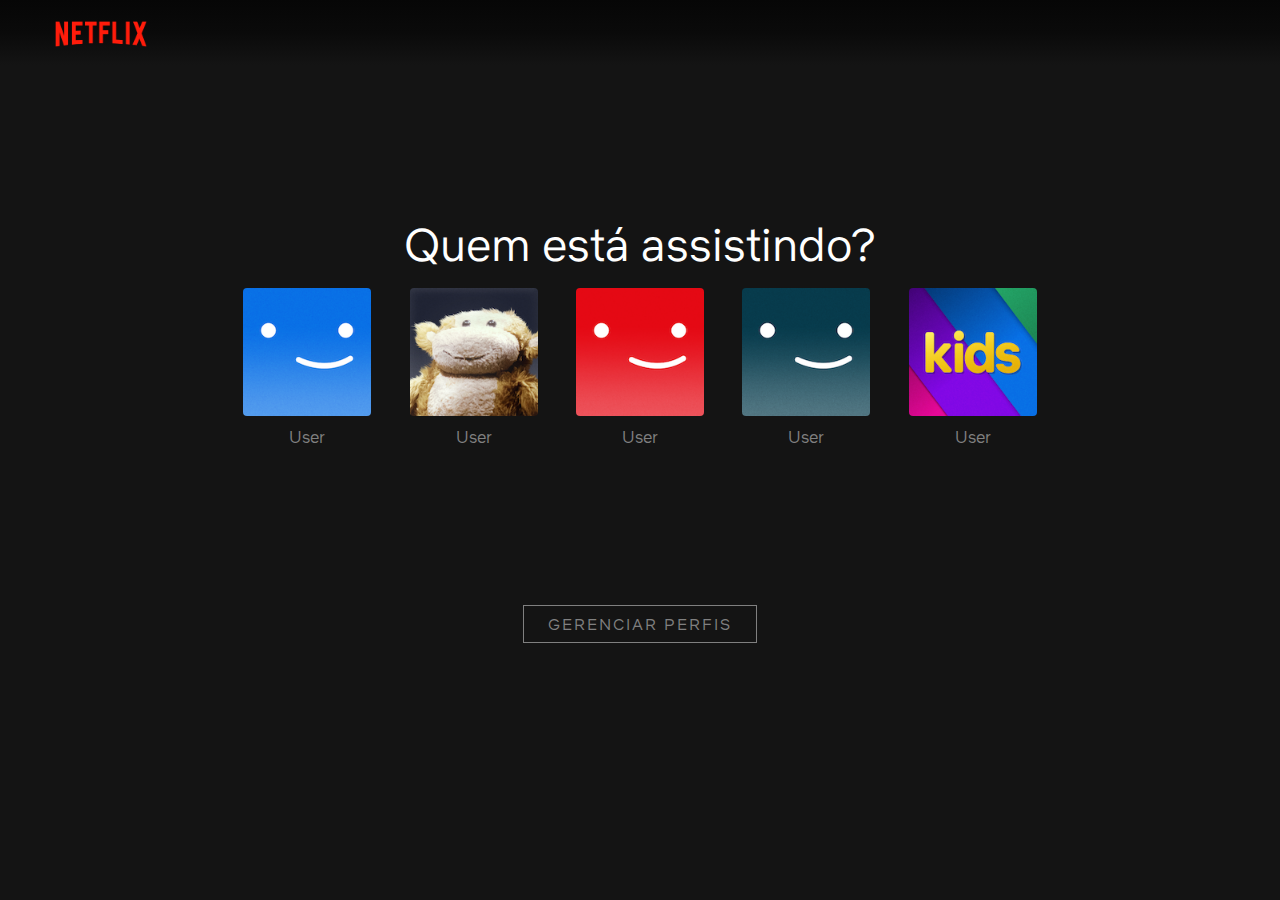
<file: index.html>
<!DOCTYPE html>
<html lang="pt-br">

<head>
    <meta charset="UTF-8">
    <meta name="viewport" content="width=device-width, initial-scale=1.0">
    <meta name="author" content="Caique Menezes Brassarola">
    <link rel="stylesheet" href="css/estilo.css">
    <link rel="shortcut icon" href="img/logo-title.png" sizes="5x5">
    <title>Netflix</title>
</head>

<body>
    <header>
        <img class="logo-principal" src="img/logo-principal.png">
    </header>

    <div class="container"> <!--CONTAINER PRINCIPAL-->
        <div class="titulo"> <!--DIV DO TITULO-->
            Quem está assistindo?
        </div>
        <div class="sec-principal"> <!--SECTION DOS CARDS-->
            <div>
                <a href="inicial.html" class="usuarios">
                    <img class="img-usuario" src="img/img-usuario.png" alt="imagem de usuario">
                    <p class="paragrafo">User</p>
                </a>
            </div>
            <div>
                <a href="inicial.html" class="usuarios">
                    <img class="img-usuario" src="img/img-usuario4.png" alt="imagem de usuario">
                    <p class="paragrafo">User</p>
                </a>
            </div>
            <div>
                <a href="inicial.html" class="usuarios">
                    <img class="img-usuario" src="img/img-usuario3.png" alt="imagem de usuario">
                    <p class="paragrafo">User</p>
                </a>
            </div>
            <div>
                <a href="inicial.html" class="usuarios">
                    <img class="img-usuario" src="img/img-usuario2.png" alt="imagem de usuario">
                    <p class="paragrafo">User</p>
                </a>
            </div>
            <div>
                <a href="inicial.html" class="usuarios">
                    <img class="img-usuario" src="img/img-usuario5.png" alt="imagem de usuario">
                    <p class="paragrafo">User</p>
                </a>
            </div>
        </div>
    </div>
        <div class="div-btn"> <!--DIV BOTÃO-->
            <input class="btn" type="button" value="Gerenciar Perfis">     
        </div>

</body>

</html>
</file>
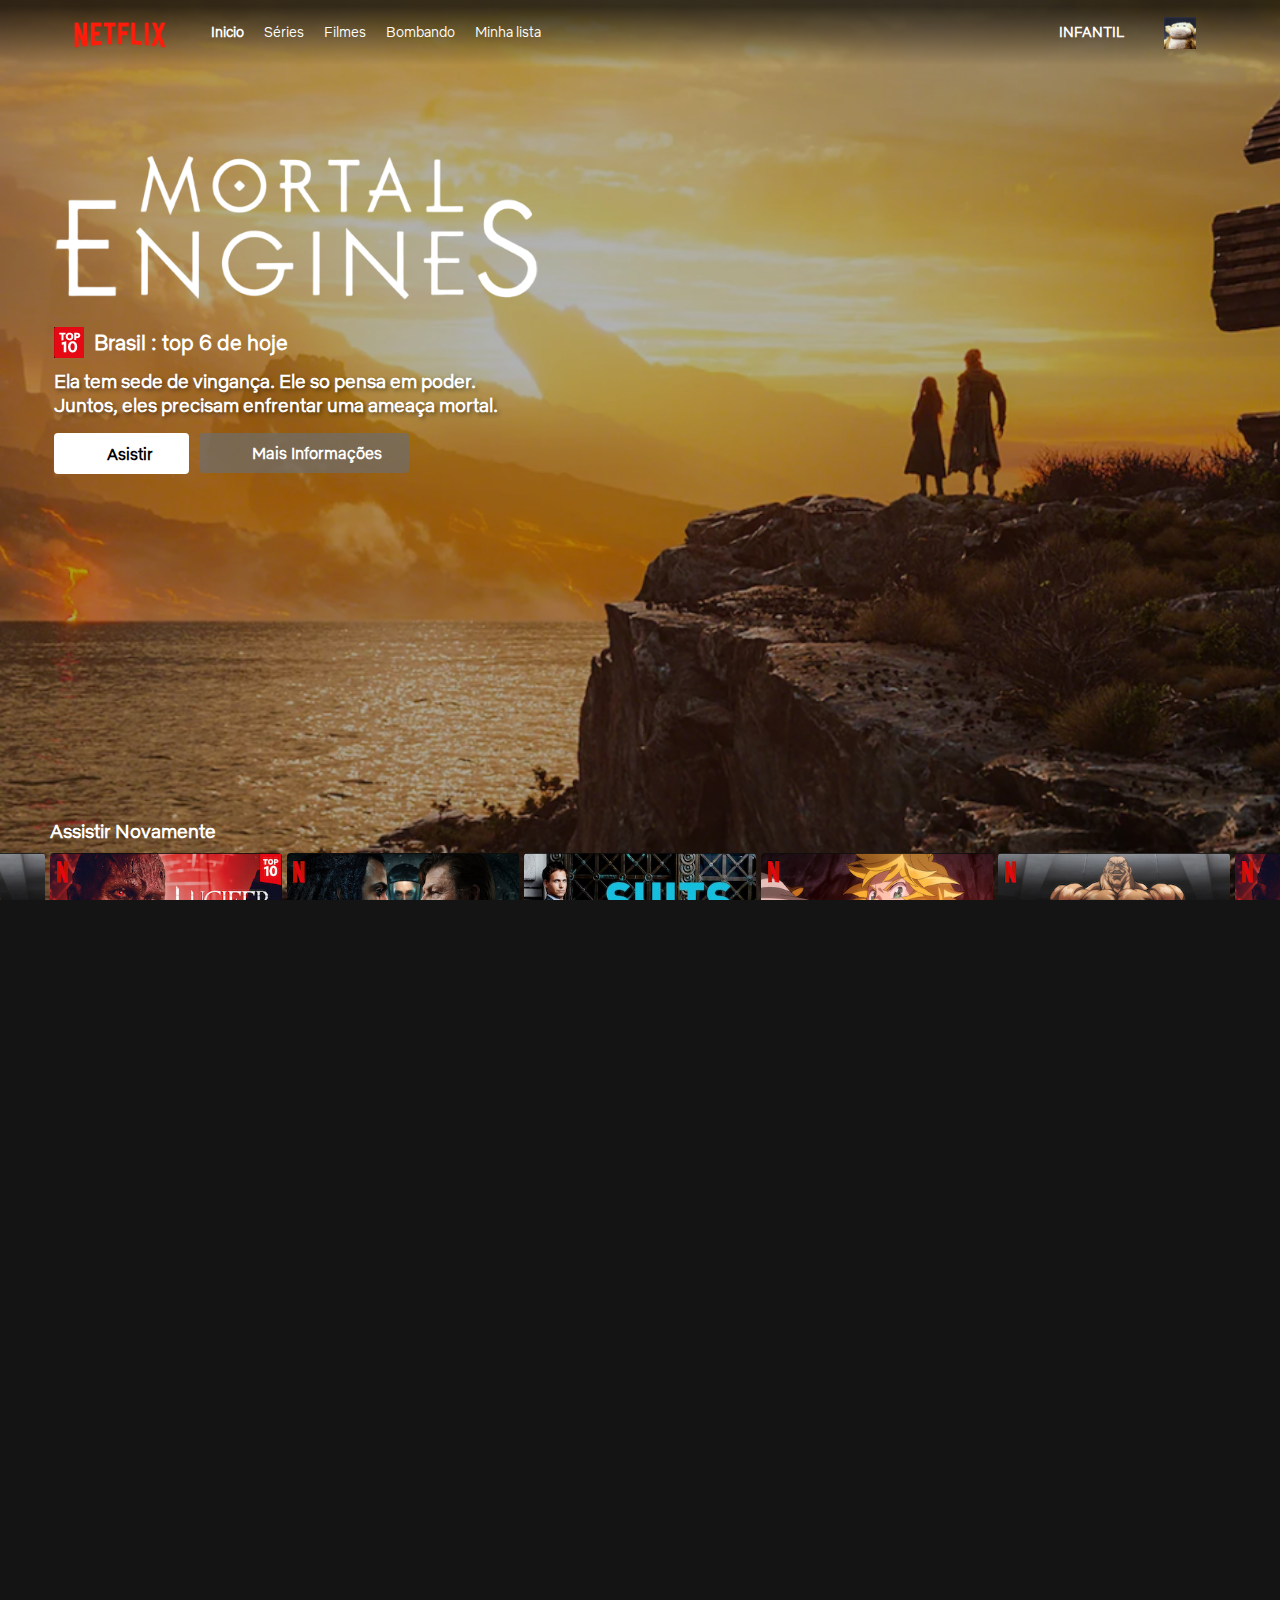
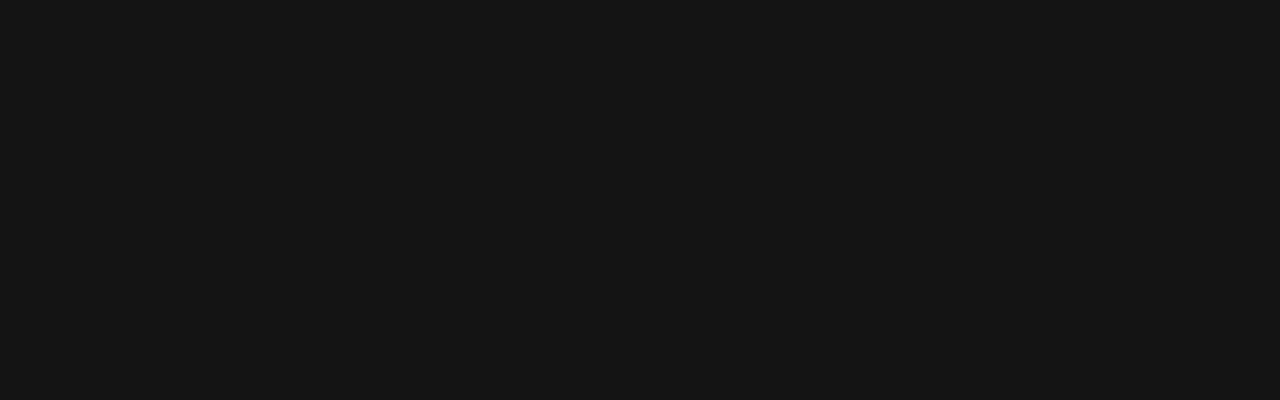
<file: inicial.html>
<!DOCTYPE html>
<html lang="pt-br">

<head>
    <meta charset="UTF-8">
    <meta name="viewport" content="width=device-width, initial-scale=1.0">
    <meta name="author" content="Caique Menezes Brassarola">
    <link rel="stylesheet" href="https://use.fontawesome.com/releases/v5.15.3/css/all.css"
        integrity="sha384-SZXxX4whJ79/gErwcOYf+zWLeJdY/qpuqC4cAa9rOGUstPomtqpuNWT9wdPEn2fk" crossorigin="anonymous">
    <link rel="stylesheet" href="css/inicial.css">
    <link rel="shortcut icon" href="img/logo-title.png" sizes="5x5">
    <link rel="stylesheet" href="https://cdnjs.cloudflare.com/ajax/libs/OwlCarousel2/2.3.4/assets/owl.carousel.min.css" integrity="sha512-tS3S5qG0BlhnQROyJXvNjeEM4UpMXHrQfTGmbQ1gKmelCxlSEBUaxhRBj/EFTzpbP4RVSrpEikbmdJobCvhE3g==" crossorigin="anonymous" referrerpolicy="no-referrer" />
    <link rel="stylesheet" href="https://cdnjs.cloudflare.com/ajax/libs/OwlCarousel2/2.3.4/assets/owl.theme.default.css" integrity="sha512-OTcub78R3msOCtY3Tc6FzeDJ8N9qvQn1Ph49ou13xgA9VsH9+LRxoFU6EqLhW4+PKRfU+/HReXmSZXHEkpYoOA==" crossorigin="anonymous" referrerpolicy="no-referrer" />
    <script src="https://cdnjs.cloudflare.com/ajax/libs/jquery/3.6.0/jquery.min.js" integrity="sha512-894YE6QWD5I59HgZOGReFYm4dnWc1Qt5NtvYSaNcOP+u1T9qYdvdihz0PPSiiqn/+/3e7Jo4EaG7TubfWGUrMQ==" crossorigin="anonymous" referrerpolicy="no-referrer"></script>
    <script src="https://cdnjs.cloudflare.com/ajax/libs/OwlCarousel2/2.3.4/owl.carousel.min.js" integrity="sha512-bPs7Ae6pVvhOSiIcyUClR7/q2OAsRiovw4vAkX+zJbw3ShAeeqezq50RIIcIURq7Oa20rW2n2q+fyXBNcU9lrw==" crossorigin="anonymous" referrerpolicy="no-referrer"></script>
    <title>Netflix</title>
</head>

<body>
    <section class="home">
        <!--SECTION PRINCIPAL-->
        <header>
            <ul class="headerList">
                <!--HEADER-->
                <li><img class="logo-principal" src="img/logo-principal.png"></li>
                <li>
                    <a href="#" class="active">Inicio</a>
                </li>
                <li>
                    <a href="#">Séries</a>
                </li>
                <li>
                    <a href="#">Filmes</a>
                </li>
                <li>
                    <a href="#">Bombando</a>
                </li>
                <li>
                    <a href="#">Minha lista</a>
                </li>
            </ul>
            <ul class="ul-icons">
                <li><i class="fas fa-search fa-lg"></i></li>
                <li><h4 class="infantil-text">INFANTIL</h4></li>
                <li><i class="fas fa-bell fa-lg"></i></li>
                <li>
                    <a class="dropdown-usuario" href="#">
                        <img class="img-header" src="img/img-usuario4.png" alt="imagem de usuario">
                        <i class="fas fa-caret-down"></i>
                    </a>
                    <ul class="dropdown-submenu">
                        <li class="dropdown-item">
                            <a class="dropdown-link" href="">
                                <img src="img/img-usuario.png" alt="Imagem de usuario">
                                <p class="paragrafo">User</p>
                            </a>
                        </li>
                        <li class="dropdown-item">
                            <a class="dropdown-link" href="#">
                                <img src="img/img-usuario2.png" alt="Imagem de usuario">
                                <p class="paragrafo">User</p>
                            </a>
                        </li>
                        <li class="dropdown-item">
                            <a class="dropdown-link" href="#">
                                <img src="img/img-usuario3.png" alt="Imagem de usuario">
                                <p class="paragrafo">User</p>
                            </a>
                        </li>
                        <li class="dropdown-item">
                            <a class="dropdown-link" href="#">
                                <img src="img/img-usuario5.png" alt="Imagem de usuario">
                                <p class="paragrafo">User</p>
                            </a>
                        </li>
                        <li class="dropdown-item">
                            <a class="dropdown-link" href="#">
                                Gerenciar Perfils
                            </a>
                        </li>
                    </ul>
                </li>
            </ul>
        </header>
        <div class="container">
            <!--DIV CONTAINER-->
            <div class="content">
                <img class="img-titulo-filme" src="img/titulo-filme.png" alt="titulo do filme">
                <div class="toplist-text">
                    <img class="img-top-10" src="img/img-top.png" style="margin-right: 10px;">Brasil : top 6 de hoje
                </div>
                <div class="synopse">Ela tem sede de vingança. Ele so pensa em poder.<br>Juntos, eles precisam enfrentar
                    uma ameaça mortal.</div>
                <div class="buttons">
                    <button class="btn-assistir">
                        <i class="fas fa-play"></i>Asistir
                    </button>
                    <button class="btn btn-informacoes">
                        <i class="fas fa-info-circle"></i>Mais Informações
                    </button>
                </div>
            </div>
        </div>
    </section>

    <!--DIV ASSISTIR NOVAMENTE-->
    <h2 class="lista-title-as">Assistir Novamente</h2>
    <div class="owl-carousel owl-theme lista-filmes assistir-novamente">
        <div class="item aumentaCardMenor">
            <img src="img/an1.png">
        </div>
        <div class="item aumentaCardMenor">
            <img src="img/an2.png">
        </div>
        <div class="item aumentaCardMenor">
            <img src="img/an3.png">
        </div>
        <div class="item aumentaCardMenor">
            <img src="img/an4.png">
        </div>
        <div class="item aumentaCardMenor">
            <img src="img/an5.png">
        </div>
    </div>

    <h2 class="lista-title-ea">Em Alta</h2>
    <div class="owl-carousel owl-theme lista-filmes em-alta">
        <div class="item aumentaCardMenor">
            <img src="img/ea1.png">
        </div>
        <div class="item aumentaCardMenor">
            <img src="img/ea2.png">
        </div>
        <div class="item aumentaCardMenor">
            <img src="img/ea3.png">
        </div>
        <div class="item aumentaCardMenor">
            <img src="img/ea4.png">
        </div>
        <div class="item aumentaCardMenor">
            <img src="img/ea5.png">
        </div>
    </div>

    <h2 class="lista-title-ori">Originais Netflix</h2>
    <div class="owl-carousel owl-theme lista-filmes originais-filmes originais">
        <div class="aumentaCardMaior">
            <img src="img/originais1.png">
        </div>
        <div class="aumentaCardMaior">
            <img src="img/originais2.png">
        </div>
        <div class="aumentaCardMaior">
            <img src="img/originais3.png">
        </div>
        <div class="aumentaCardMaior">
            <img src="img/originais4.png">
        </div>
        <div class="aumentaCardMaior">
            <img src="img/originais5.png">
        </div>
    </div>

    <h2 class="lista-title-po">Populares na Netflix</h2>
    <div class="owl-carousel owl-theme lista-filmes populares">
        <div class="item aumentaCardMenor">
            <img src="img/populares1.png">
        </div>
        <div class="item aumentaCardMenor">
            <img src="img/populares2.png">
        </div>
        <div class="item aumentaCardMenor">
            <img src="img/populares3.png">
        </div>
        <div class="item aumentaCardMenor">
            <img src="img/populares4.png">
        </div>
        <div class="item aumentaCardMenor">
            <img src="img/populares5.png">
        </div>
    </div>

    <div class="footer">
        <h3>Desenvolvido por Caique Menezes</h3>
    </div>


    <script>
        $(document).ready(function(){
            $(".owl-carousel").owlCarousel({
                loop: true,
                dots: false,
                margin: 5,
                stagePadding: 50,
                responsive: {
                    0: {
                        items : 2
                    },
                    600 : {
                        items : 3
                    },
                    1200 : {
                        items : 5
                    }
                }
            });
        })
    </script>
</body>

</html>
</file>
<file: css/estilo.css>
* {
    margin: 0;
    padding: 0;
    box-sizing: border-box;
}
@font-face {
    font-family: "Netflix Sans";
    src: url(../fontes/Netflix\ Sans\ Light.otf);
}

/* HEADER */
header {
    background-image: linear-gradient(to bottom, #060606,#0a0a0a,#141414);
    height: 65px;
}
.logo-principal {
    height: 60px;
    padding-left: 55px;
    padding-top: 8px;
}

body, html {
    background-color: #141414;
    height: 100%;
    width: 100%;
    line-height: 1.2;
}

/* CONTAINER */
.container {
    margin: 0;
    display: flex;
    height: 60vh;
    justify-content: center;
    align-items: center;
    flex-direction: column;
}
.sec-principal {
    height: auto;
    width: 65%;
    display: flex;
    margin-top: 17px;
    justify-content: space-around;
    align-items: center;
    flex-direction: row;
    flex-wrap: wrap;
}
.titulo {
    display: flex;
    font-family: "Netflix Sans";
    color: #fff;
    font-size: 3.6vw;  
    justify-content: center;
    align-items: center;
    width: 100%;
}

/* CARDS */
.img-usuario {
    height: 10vw;
    width: 10vw;
    border-radius: 4px;  
}
.img-usuario:hover {
    border: 3px solid #fff;
}
.usuarios {
    text-decoration: none;
}
.paragrafo {
    font-family: "Netflix Sans";
    color: grey;
    line-height: 1.2em;
    min-height: 1.8em;
    text-align: center;
    font-size: 1.3vw;
    text-decoration: none;
   padding: 7px 0;
}

/* BOTÃO */
.div-btn {
    display: flex;
    justify-content: center;
    align-items: center;   
}
.btn {
    font-family: "Netflix Sans" ;
    border: 1px solid grey;
    color: grey;
    text-transform: uppercase;
    padding: .5em 1.5em;
    letter-spacing: 2px;
    cursor: pointer;
    background-color: transparent;
    font-size: 16px;
}
.btn:hover {
    border: 1px solid #fff;
    color: #fff;
}


/* RESPONSIVIDADE */
@media screen and (max-width: 900px) {
    .logo-principal {
        height: 38px;
        padding-left: 25px;
    }
    .container {
        height: 75vh;
    }
    .img-usuario {
        height: 84px;
        width: 84px;
    }
    .titulo {
        font-size: 30px;
        width: 60%;
        text-align: center;
    }
    .paragrafo {
        font-size: 12px;
    }
    .div-btn {
        margin-top: 30px;
    }
    .btn {
        padding: 6.5px 19.5px;
        font-size: 13px;
    }
}
</file>
<file: css/inicial.css>
* {
    margin: 0;
    padding: 0;
    box-sizing: border-box;
}
@font-face {
    font-family: "Netflix Sans";
    src: url(../fontes/Netflix\ Sans\ Light.otf);
}

body, html {
    background-color: #141414;
    height: 100%;
    width: 100%;
    line-height: 1.2;
    overflow-x: hidden;
}

/* CLASSES REUTILIZAVEIS */

.lista-filmes img {
    height: 139px;
    width: 246px;
    border-radius: 4px;
    margin-right: 4px;
}
.lista-title {
    font-family: "Netflix Sans";
    font-size: 19px;
    color: white;
    margin-bottom: 10px;
    margin-left: 50px;
}
.aumentaCardMaior:hover {
    transform: scale(1.2);
    cursor: pointer;
    transition-duration: 1s;
}
.aumentaCardMenor:hover {
    transform: scale(1.4);
    cursor: pointer;
    transition-delay: 0.3s;
}

/* HEADER */
header {
    height: 65px;
    color: #fff;
    font-family: "Netflix Sans";
    font-size: 14px;
    padding: 0 54px;

    display: flex;
    flex-direction: row;
    align-items: center;
    justify-content: space-between;
    background-image: linear-gradient(to bottom,rgba(0,0,0,.7) 10%,rgba(0,0,0,0));
}
.logo-principal {
    height: 60px;
    padding-top: 8px;
    margin-right: 25px;
    margin-left: 0;
}
header ul {
    display: flex;
    flex-direction: row;
    align-items: center;
    justify-content: space-between;
    list-style: none;
}
header ul li {
    text-align: center;
    margin-left: 20px;
    padding: 26px 0;
    color: #ffffff;
    cursor: pointer;
}
header ul li a {
    text-decoration: none;
    color: #fff;
}
.ul-icons {
    position: relative;
}
.ul-icons li {
    margin-left: 0 !important;
    margin-right: 20px;
    font-family: "Netflix Sans";
    font-size: 14px;
}
.img-header {
    height: 32px;
}
.active {
    color: #fff;
    font-weight: 900;
    cursor: default;
}


/* DROPDOWN DE USUARIO */
.dropdown-usuario  {
    display: flex;
    list-style: none;
    align-items: center;
}
.dropdown-usuario i {
 margin-left: 10px;
}
.dropdown-submenu {
    position: absolute;
    display: none;
    right: 20px;

    border: 0.5px solid gray;
    padding: 5px 0px 15px;
    margin-top: 20px;
    background-color: #141414;
    opacity: 90%;
}
ul li:hover ul {
    display: block ;
}
.dropdown-item {
    display: block;
    

    margin: 0 !important;
    padding: 10px 70px 0px 10px;
    background-color: #141414;
    opacity: 90%;
}
.dropdown-item img {
    border-radius: 3px;
    height: 32px;
    width: 32px;
}
.dropdown-link {
    display: flex;
    flex-direction: row;
    align-items: center;
}
.dropdown-link p {
    margin-left: 10px;
}


/* SECTION HOME */
.home {
    background-image: url(../img/bgInicial.png) ;
    background-repeat: no-repeat;
    background-size: cover;
    height: 100vh;
    position: relative;
}

/* FILM INFORMATION */
.container {
    padding: 0 54px;
}
.content {
    width: 50%;
    margin-top: 30px;

    display: flex;
    flex-direction: column;
    align-items: flex-start;
}
.img-titulo-filme {
    width: 485px;
    height: 206px;
    margin-bottom: 16px;
}
.toplist-text {
    display: flex;
    align-items: center;
    margin: 10px 0;

    font-family: "Netflix Sans";
    font-size: 21px;
    font-weight: 700;
    color: #fff;    
}
.synopse {
    font-family: "Netflix Sans";
    color: #fff;
    font-weight: 700;
    line-height: normal;
    font-size: 19px;
    text-shadow: 2px 2px 4px rgb(0 0 0 / 45%);
    margin-top: .1vw;
}
.buttons {
    display: flex;
    flex-direction: row;
    margin-top: 16px;
}
.btn-assistir {
    display: flex;
    justify-content: space-evenly;
    align-items: center;

    width: 135px;
    height: 41px;

    font-family: "Netflix Sans";
    font-size: 16px;
    font-weight: bolder;

    cursor: pointer;
    margin-right: 10px;
    padding: 10px 20px;
    border-radius: 4px;
    border: none;
    background-color: white;
    color: black;
}
.btn-informacoes  {
    display: flex;
    justify-content: space-evenly;
    align-items: center;

    width: 210px;
    height: 40px;

    font-family: "Netflix Sans";
    font-size: 16px;
    font-weight: bolder;

    cursor: pointer;
    border-radius: 4px;
    border: none;
    background-color: rgba(109,109,110,0.7);
    color: white;
}

.btn-assistir:hover {
    background-color: rgba(255,255,255,0.75);
}
.btn-informacoes:hover {
    background-color: rgba(109,109,110,0.4);
}

/* DIV ASSISTIR NOVAMENTE */

.assistir-novamente {
    position: relative;
    top: -70px;
}

.lista-title-as {
    position: relative;
    top: -80px;

    font-family: "Netflix Sans";
    font-size: 19px;
    color: white;
    margin-left: 50px;
}

/* DIV EM ALTA */
.em-alta {
    position: relative;
    bottom: 30px;
}

.lista-title-ea {
    position: relative;
    top: -40px;

    font-family: "Netflix Sans";
    font-size: 19px;
    color: white;
    margin-left: 50px;
}

/* DIV ORIGINAIS */
.lista-title-ori {
    position: relative;
    top: -10px;

    font-size: 17px;
    font-family: "Netflix Sans";
    font-size: 19px;
    color: white;
    margin-left: 50px;
}

.originais-filmes ul {
    display: flex;
    flex-direction: row;
    justify-content: center;
    align-items: center;
    list-style: none;
}
.originais-filmes img {
    width: 246px;
    height: 492px;
    border-radius: 4px;
    margin-right: 4px;
}
.originais-title {
    font-family: "Netflix Sans";
    font-size: 19px;
    color: white;
    margin-bottom: 10px;
}

/* DIV POPULARES */
.populares {
    position: relative;
    bottom: -30px;
}

.lista-title-po {
    position: relative;
    top: 20px;

    font-family: "Netflix Sans";
    font-size: 19px;
    color: white;
    margin-left: 50px;
}

/* FOOTER */

.footer {
    background-color: #141414;
    height: 80px;

    margin-top: 20px;
}

.footer h3 {
    position: relative;
    top: 40px;
    text-align: center;

    font-family: "Netflix Sans";
    color: #ffffff;
}

/* RESPONSIVIDADE */

@media screen and (max-width: 768px) {

/* RESPONSIVIDADE DO HEADER */
    header {
        padding: 0 10px;
    }
    .infantil-text {
        display: none;
    }
    .ul-icons li {
        margin-right: 13px;
    }
    .dropdown-usuario i {
        display: none;
    }

/* RESPONSIVIDADE DA TELA PRINCIPAL */
    .home {
        background-size: contain;
        height: 75vh;
    }
    .content {
        margin-top: 0;
    }
    .container {
        padding: 0 25px;
    }
    .img-titulo-filme {
        width: 276px;
        height: 110px;
    }
    .toplist-text {
        font-size: 15px;
    }
    .synopse {
        font-size: 15px;
    }
    .btn-assistir {
        width: 125px;
        height: 37px;
    }
    .btn-informacoes {
        width: 195px;
        height: 37px;
    }
}

@media screen and (max-width: 425px) {

    /* RESPONSIVIDADE DO HEADER */
        header {
            padding: 0;
        }
        .logo-principal {
            height: 40px;
        }

    /* RESPONSIVIDADE DA TELA PRINCIPAL */
        .container {
            padding: 0 15px;
        }
        .home {
            height: 45vh;
        }
        .content {
            margin-top: 0px;
            position: relative;
            bottom: 30px;
        }
        .img-titulo-filme {
            width: 153px;
            height: 61px;
            margin-bottom: 5px;
        }
        .toplist-text {
            font-size: 10px;
            margin: 5px 0;
        }
        .img-top-10 {
            height: 15px !important;
        }
        .synopse {
            font-size: 8px;
        }
        .btn-assistir {
            width: 85px;
            height: 25px;
            font-size: 10px;
        }
        .btn-informacoes {
            width: 132px;
            height: 25px;
            font-size: 10px;
        }

    /* RESPONSIVIDADE DA LISTA DE FILMES */
        .lista-title {
            font-size: 12px;
        }
        .aumentaCardMenor img {
            height: 95px;
            width: 168px;
            object-fit: cover;
        }
        .aumentaCardMaior img {
            height: 168px;
            width: 337px;
            object-fit: cover;
        }
        .assistir-novamente {
            top: -125px;
        }

        .lista-title-as {
            top: -130px;
            font-size: 17px;
        }

         /* RESPONSIVIDADE SESSÂO EM ALTA */
        .em-alta {
            top: -90px;
        }
        .lista-title-ea {
            top: -100px;
            font-size: 17px;
        }

        /* RESPONSIVIDADE SESSÂO ORIGINAIS */
        .originais {
            top: -60px;
        }
        .lista-title-ori {
            top: -70px;
            font-size: 17px;
        }

        /* RESPONSIVIDADE SESSÂO POPULARES */
        .populares {
            top: -30px;
        }
        .lista-title-po {
            top: -40px;
            font-size: 17px;
        }

        .footer {
            margin-top: 0;
        }
        .footer h3 {
            top: 20px;
            font-size: 15px;
        }
    }

    @media screen and (max-width: 375px) {
        /* RESPONSIVIDADE DA TELA PRINCIPAL */
            .home {
                height: 38vh;
            }
            .img-titulo-filme {
                width: 135px;
                height: 54px;
                margin-bottom: 5px;
            }
            .toplist-text {
                font-size: 7px;
                margin: 5px 0;
            }
            .img-top-10 {
                height: 10px !important;
                margin-right: 5px !important;
            }
            .synopse {
                font-size: 7px;
            }
            .buttons {
                margin-top: 8px;
            }
            .btn-assistir {
                width: 75px;
                height: 22px;
                font-size: 9px;
            }
            .btn-informacoes {
                width: 116px;
                height: 22px;
                font-size: 9px;
            }
    
        }

        @media screen and (max-width: 320px) {
            /* RESPONSIVIDADE DA TELA PRINCIPAL */
                .home {
                    height: 33vh;
                }
                .img-titulo-filme {
                    width: 115px;
                    height: 46px;
                    margin-bottom: 5px;
                }
                .toplist-text {
                    font-size: 5px;
                    margin: 5px 0;
                }
                .img-top-10 {
                    height: 8px !important;
                    margin-right: 5px !important;
                }
                .synopse {
                    font-size: 5px;
                }
                .btn-assistir {
                    width: 65px;
                    height: 19px;
                    font-size: 10px;
                }
                .btn-informacoes {
                    width: 103px;
                    height: 19px;
                    font-size: 9px;
                }
        
            /* RESPONSIVIDADE DA LISTA DE FILMES */
                .lista-title {
                    margin-top: 20px;
                    margin-bottom: 3px;
                }
            }
</file>
